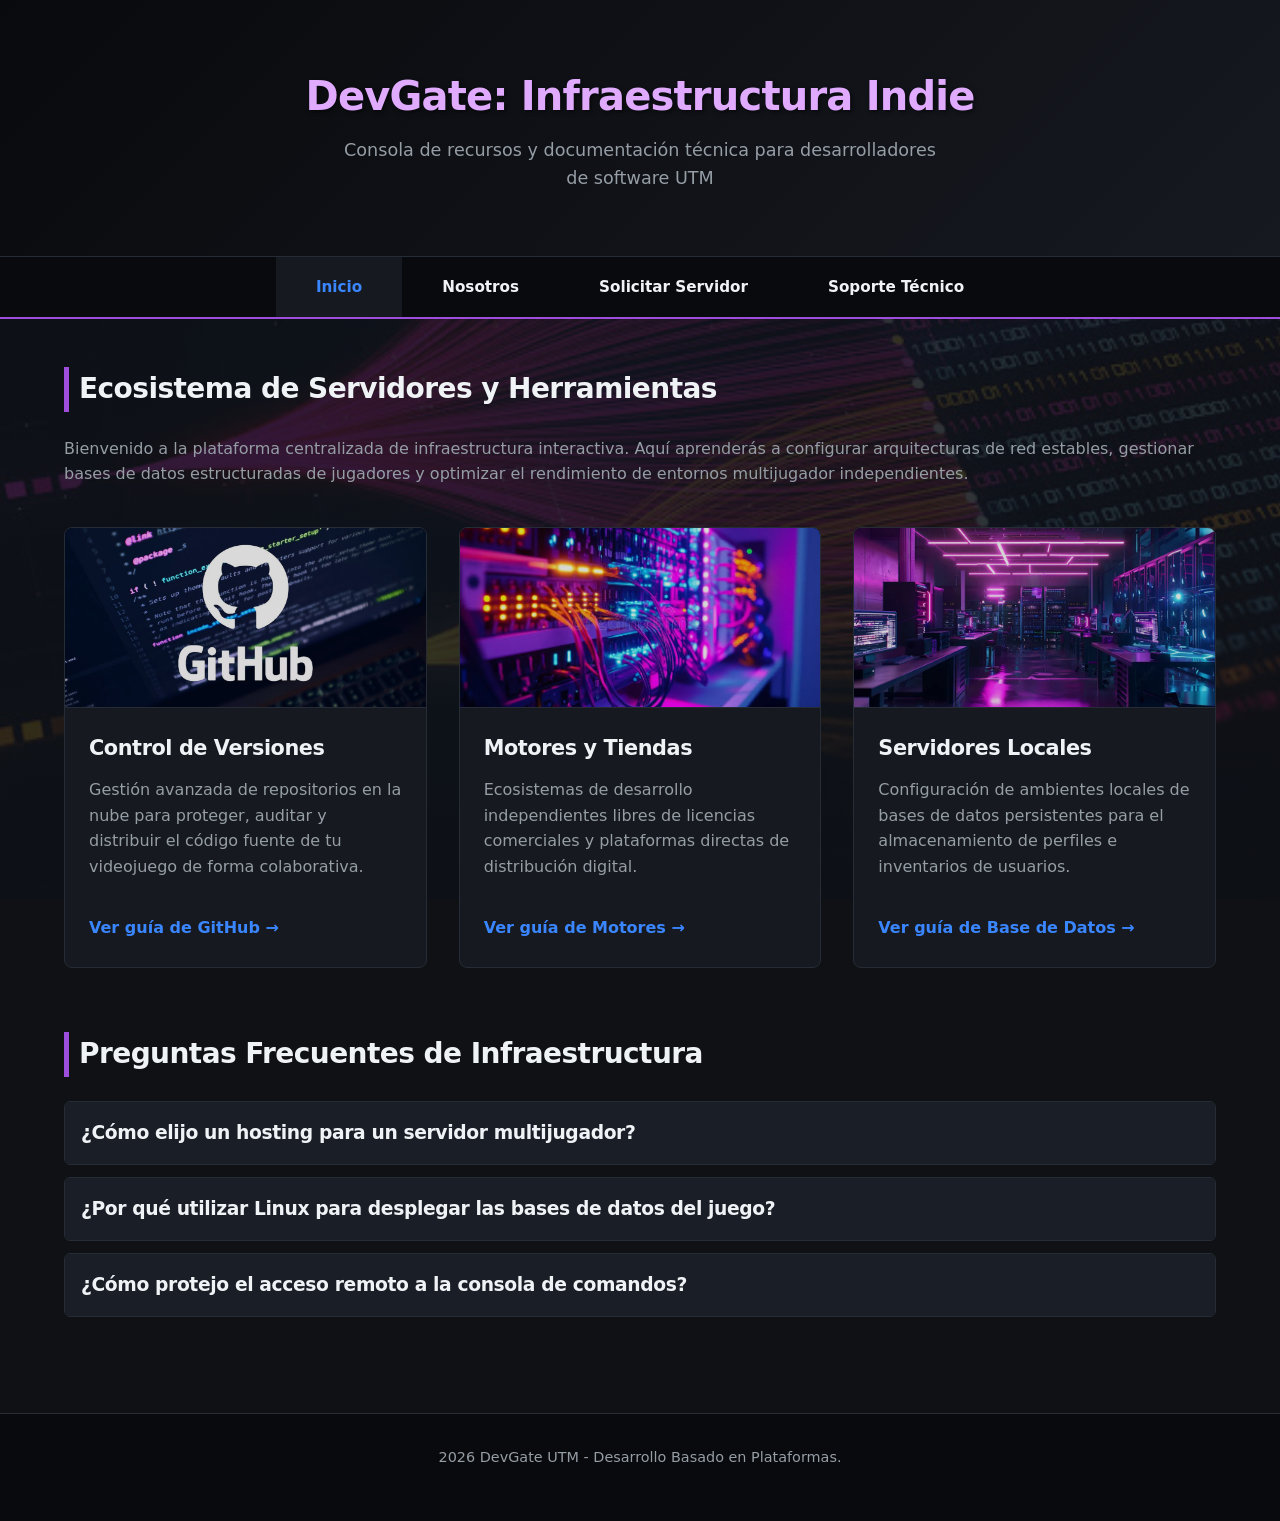
<file: index.html>
<!DOCTYPE html>
<html lang="es">
<head>
    <meta charset="UTF-8">
    <meta name="viewport" content="width=device-width, initial-scale=1.0">
    <title>DevGate - Infraestructura para Videojuegos Indie</title>
    <link rel="stylesheet" href="cuerpo.css">
    <link rel="stylesheet" href="estilos.css">
</head>
<body>
    <a class="salto" href="#contenido">Ir al contenido principal</a>
    
    <header>
        <div class="portada">
            <h1>DevGate: Infraestructura Indie</h1>
            <p class="subtitulo-header">Consola de recursos y documentación técnica para desarrolladores de software UTM</p>
        </div>
    </header>

    <nav aria-label="Principal">
        <a href="index.html" aria-current="page">Inicio</a>
        <a href="nosotros.html">Nosotros</a>
        <a href="pedido.html">Solicitar Servidor</a>
        <a href="contacto.html">Soporte Técnico</a>
    </nav>

    <main id="contenido" tabindex="-1">
        <section id="importancia">
            <h2>Ecosistema de Servidores y Herramientas</h2>
            <p>Bienvenido a la plataforma centralizada de infraestructura interactiva. Aquí aprenderás a configurar arquitecturas de red estables, gestionar bases de datos estructuradas de jugadores y optimizar el rendimiento de entornos multijugador independientes.</p>
            
            <div class="tarjetas">
            <article class="tarjeta">
                <div class="contenedor-img">
                    <img src="imagenes/github2.jpeg" alt="Diagrama de control de versiones en la nube" class="img-tarjeta">
                </div>
                <div class="cuerpo-tarjeta">
                    <h3>Control de Versiones</h3>
                    <p>Gestión avanzada de repositorios en la nube para proteger, auditar y distribuir el código fuente de tu videojuego de forma colaborativa.</p>
                    <a href="temas/comunicacion.html" class="btn-enlace">Ver guía de GitHub →</a>
                </div>
            </article>

            <article class="tarjeta">
                <div class="contenedor-img">
                    <img src="imagenes/imagen-2.jpg" alt="Maqueta de interfaz gráfica de videojuegos" class="img-tarjeta">
                </div>
                <div class="cuerpo-tarjeta">
                    <h3>Motores y Tiendas</h3>
                    <p>Ecosistemas de desarrollo independientes libres de licencias comerciales y plataformas directas de distribución digital.</p>
                    <a href="temas/innovacion.html" class="btn-enlace">Ver guía de Motores →</a>
                </div>
            </article>
            <article class="tarjeta">
                <div class="contenedor-img">
                    <img src="imagenes/tecnologia.jpg" alt="Centro de datos con hileras de servidores" class="img-tarjeta">
                </div>
                <div class="cuerpo-tarjeta">
                    <h3>Servidores Locales</h3>
                    <p>Configuración de ambientes locales de bases de datos persistentes para el almacenamiento de perfiles e inventarios de usuarios.</p>
                    <a href="temas/educacion.html" class="btn-enlace">Ver guía de Base de Datos →</a>
                </div>
            </article>
        </div>
        </section>
        <section id="problemas">
            <h2>Preguntas Frecuentes de Infraestructura</h2>
            <div class="acordeon">
                <div class="item-acordeon">
                    <h3>¿Cómo elijo un hosting para un servidor multijugador?</h3>
                    <div class="panel" id="faq-1">
                        <p>Para pruebas de concepto iniciales puedes optar por contenedores virtuales elásticos gratuitos como Skynode, pero para arquitecturas estables con usuarios recurrentes en producción se recomienda utilizar servidores dedicados con paneles avanzados como Searcade.</p>
                    </div>
                </div>

                <div class="item-acordeon">
                    <h3>¿Por qué utilizar Linux para desplegar las bases de datos del juego?</h3>
                    <div class="panel" id="faq-2">
                        <p>Las distribuciones empresariales como Fedora o Linux Mint ofrecen un consumo mínimo de recursos de hardware de cómputo, una estabilidad del núcleo superior y un control avanzado por comandos para levantar servicios SQL eficientemente.</p>
                    </div>
                </div>

                <div class="item-acordeon">
                    <h3>¿Cómo protejo el acceso remoto a la consola de comandos?</h3>
                    <div class="panel" id="faq-3">
                        <p>Es un estándar mandatorio configurar llaves criptográficas SSH (públicas y privadas) eliminando las contraseñas planas de la terminal, además de restringir los softwares de control visual de escritorio genéricos en redes públicas.</p>
                    </div>
                </div>
            </div>
        </section>
    </main>

    <footer>
        <p> 2026 DevGate UTM - Desarrollo Basado en Plataformas.</p>
    </footer>

    <script src="js/app.js"></script>
</body>
</html>
</file>
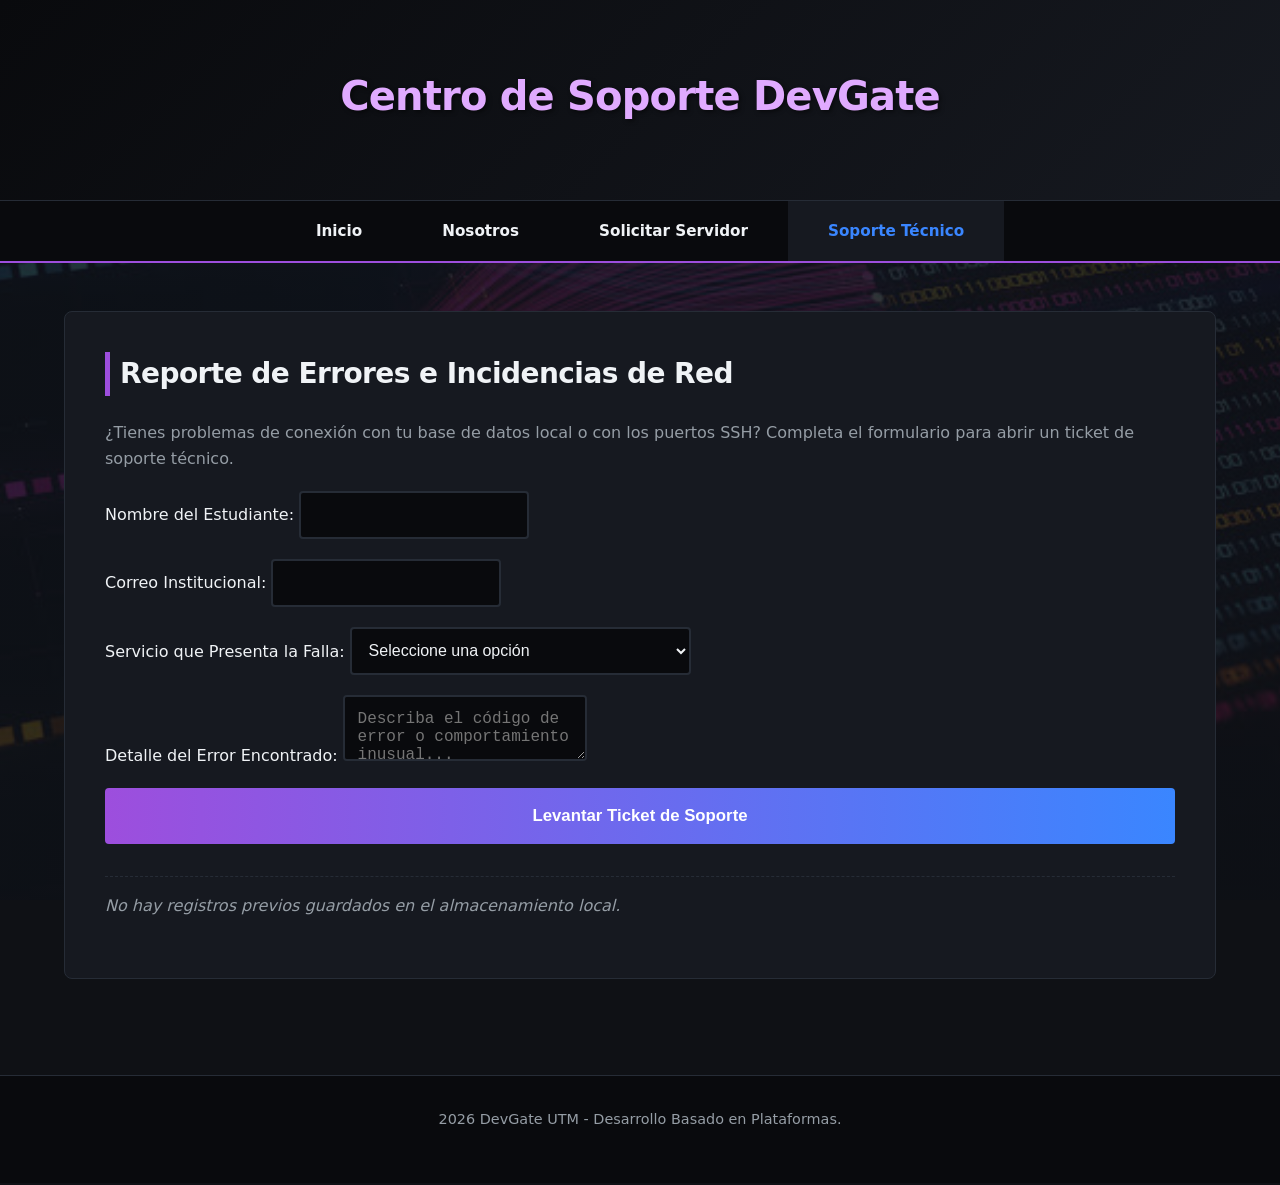
<file: contacto.html>
<!DOCTYPE html>
<html lang="es">
<head>
    <meta charset="UTF-8">
    <meta name="viewport" content="width=device-width, initial-scale=1.0">
    <title>Soporte Técnico - DevGate</title>
    <link rel="stylesheet" href="cuerpo.css">
    <link rel="stylesheet" href="estilos.css">
</head>
<body>
    <a class="salto" href="#contenido">Ir al contenido principal</a>

    <header>
        <div class="portada">
            <h1>Centro de Soporte DevGate</h1>
        </div>
    </header>

    <nav aria-label="Principal">
        <a href="index.html">Inicio</a>
        <a href="nosotros.html">Nosotros</a>
        <a href="pedido.html">Solicitar Servidor</a>
        <a href="contacto.html" aria-current="page">Soporte Técnico</a>
    </nav>

    <main id="contenido" tabindex="-1">
        <section class="formulario-seccion">
            <h2>Reporte de Errores e Incidencias de Red</h2>
            <p>¿Tienes problemas de conexión con tu base de datos local o con los puertos SSH? Completa el formulario para abrir un ticket de soporte técnico.</p>

            <form id="formulario-tecnico" novalidate>
                <div class="campo">
                    <label for="nombre">Nombre del Estudiante:</label>
                    <input type="text" id="nombre" name="nombre" required aria-describedby="error-nombre">
                    <p class="error" id="error-nombre"></p>
                </div>

                <div class="campo">
                    <label for="correo">Correo Institucional:</label>
                    <input type="email" id="correo" name="correo" autocomplete="email" required aria-describedby="error-correo">
                    <p class="error" id="error-correo"></p>
                </div>

                <div class="campo">
                    <label for="motor">Servicio que Presenta la Falla:</label>
                    <select id="motor" name="motor" required aria-describedby="error-motor">
                        <option value="">Seleccione una opción</option>
                        <option value="mysql">Base de Datos MySQL (Puerto 3306)</option>
                        <option value="ssh">Conexión Remota SSH / Llaves</option>
                        <option value="hosting">Servidor en la Nube (Skynode/Searcade)</option>
                    </select>
                    <p class="error" id="error-motor"></p>
                </div>

                <div class="campo">
                    <label for="mensaje">Detalle del Error Encontrado:</label>
                    <textarea id="mensaje" name="mensaje" required aria-describedby="error-mensaje" placeholder="Describa el código de error o comportamiento inusual..."></textarea>
                    <p class="error" id="error-mensaje"></p>
                </div>

                <button type="submit">Levantar Ticket de Soporte</button>
            </form>
                   
            <div id="historial-registros" style="margin-top: 2rem; border-top: 1px dashed var(--bordes); padding-top: 1rem;"></div>

        </section>
    </main>

    <footer>
        <p> 2026 DevGate UTM - Desarrollo Basado en Plataformas.</p>
    </footer>

    <script src="js/app.js"></script>
</body>
</html>
</file>
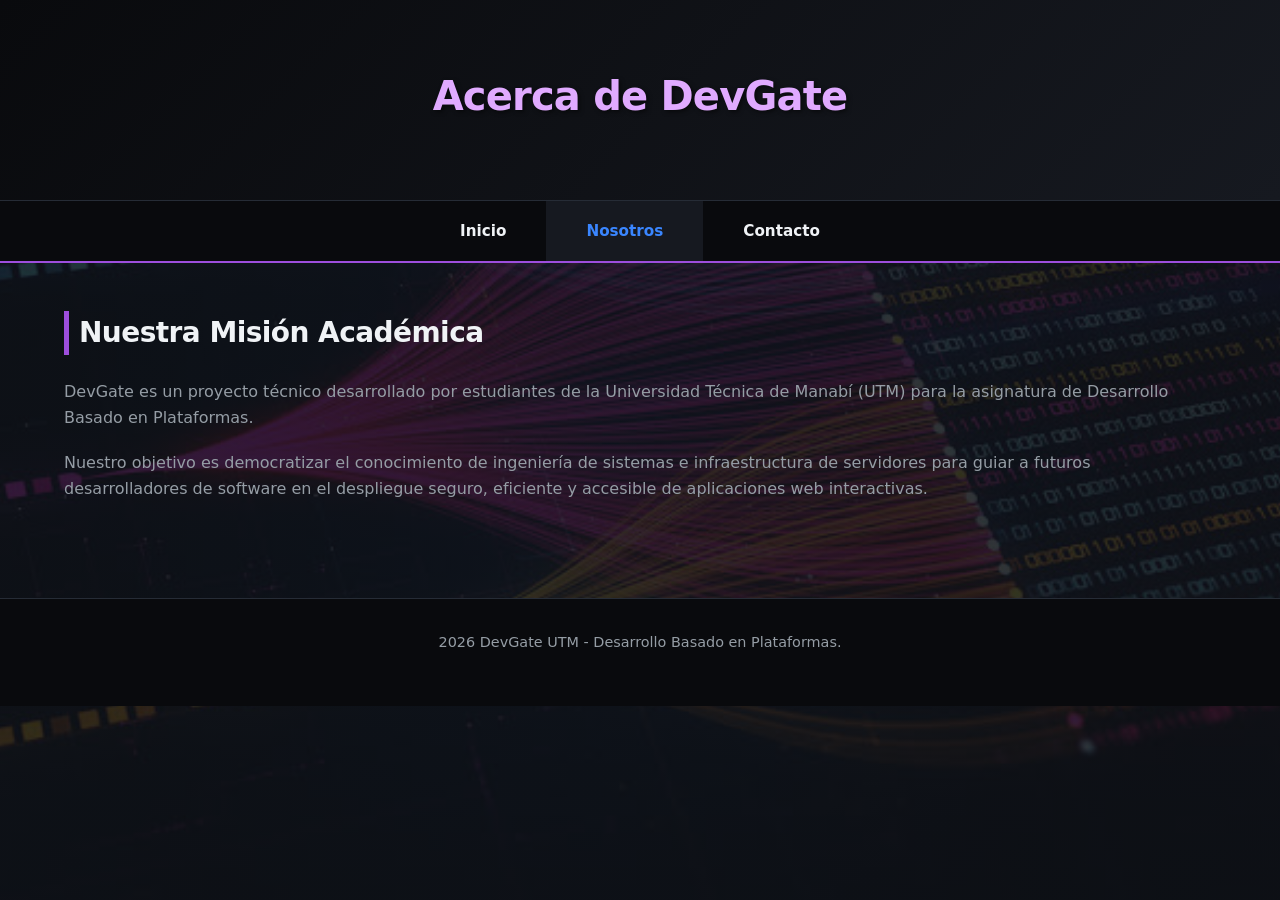
<file: nosotros.html>
<!DOCTYPE html>
<html lang="es">
<head>
    <meta charset="UTF-8">
    <meta name="viewport" content="width=device-width, initial-scale=1.0">
    <title>Nosotros - DevGate</title>
    <link rel="stylesheet" href="cuerpo.css">
    <link rel="stylesheet" href="estilos.css">
</head>
<body>
    <a class="salto" href="#contenido">Ir al contenido principal</a>

    <header>
        <div class="portada">
            <h1>Acerca de DevGate</h1>
        </div>
    </header>

    <nav aria-label="Principal">
        <a href="index.html">Inicio</a>
        <a href="nosotros.html" aria-current="page">Nosotros</a>
        <a href="contacto.html">Contacto</a>
    </nav>

    <main id="contenido" tabindex="-1">
        <section id="historia">
            <h2>Nuestra Misión Académica</h2>
            <p>DevGate es un proyecto técnico desarrollado por estudiantes de la Universidad Técnica de Manabí (UTM) para la asignatura de Desarrollo Basado en Plataformas.</p>
            <p>Nuestro objetivo es democratizar el conocimiento de ingeniería de sistemas e infraestructura de servidores para guiar a futuros desarrolladores de software en el despliegue seguro, eficiente y accesible de aplicaciones web interactivas.</p>
        </section>
    </main>

    <footer>
        <p> 2026 DevGate UTM - Desarrollo Basado en Plataformas.</p>
    </footer>

    <script src="js/app.js"></script>
</body>
</html>
</file>
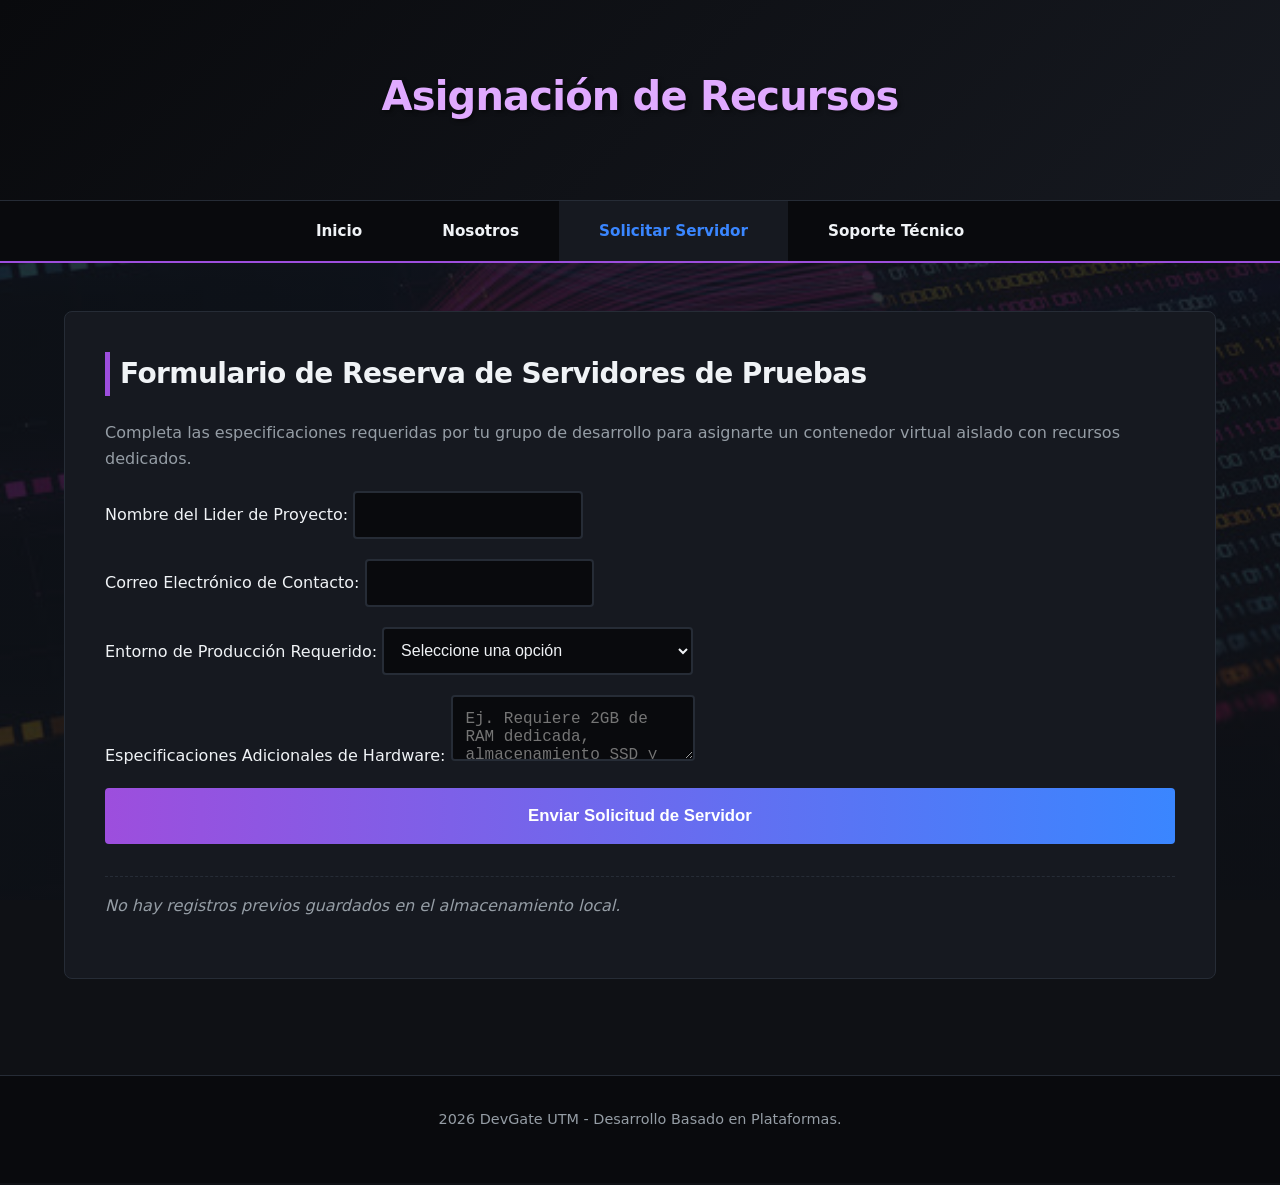
<file: pedido.html>
<!DOCTYPE html>
<html lang="es">
<head>
    <meta charset="UTF-8">
    <meta name="viewport" content="width=device-width, initial-scale=1.0">
    <title>Solicitud de Servidor - DevGate</title>
    <link rel="stylesheet" href="cuerpo.css">
    <link rel="stylesheet" href="estilos.css">
</head>
<body>
    <a class="salto" href="#contenido">Ir al contenido principal</a>

    <header>
        <div class="portada">
            <h1>Asignación de Recursos</h1>
        </div>
    </header>

    <nav aria-label="Principal">
        <a href="index.html">Inicio</a>
        <a href="nosotros.html">Nosotros</a>
        <a href="pedido.html" aria-current="page">Solicitar Servidor</a>
        <a href="contacto.html">Soporte Técnico</a>
    </nav>

    <main id="contenido" tabindex="-1">
        <section class="formulario-seccion">
            <h2>Formulario de Reserva de Servidores de Pruebas</h2>
            <p>Completa las especificaciones requeridas por tu grupo de desarrollo para asignarte un contenedor virtual aislado con recursos dedicados.</p>

            <form id="formulario-pedido" novalidate>
                <div class="campo">
                    <label for="nombre">Nombre del Lider de Proyecto:</label>
                    <input type="text" id="nombre" name="nombre" required aria-describedby="error-nombre">
                    <p class="error" id="error-nombre"></p>
                </div>

                <div class="campo">
                    <label for="correo">Correo Electrónico de Contacto:</label>
                    <input type="email" id="correo" name="correo" autocomplete="email" required aria-describedby="error-correo">
                    <p class="error" id="error-correo"></p>
                </div>

                <div class="campo">
                    <label for="motor">Entorno de Producción Requerido:</label>
                    <select id="motor" name="motor" required aria-describedby="error-motor">
                        <option value="">Seleccione una opción</option>
                        <option value="godot">Entorno de Pruebas Godot Engine</option>
                        <option value="unity">Servidor Multi-usuario Unity Indie</option>
                        <option value="unreal">Ecosistema Dedicado Unreal Engine</option>
                    </select>
                    <p class="error" id="error-motor"></p>
                </div>

                <div class="campo">
                    <label for="mensaje">Especificaciones Adicionales de Hardware:</label>
                    <textarea id="mensaje" name="mensaje" required aria-describedby="error-mensaje" placeholder="Ej. Requiere 2GB de RAM dedicada, almacenamiento SSD y sistema Fedora Linux..."></textarea>
                    <p class="error" id="error-mensaje"></p>
                </div>

                <button type="submit">Enviar Solicitud de Servidor</button>
            </form>
            <div id="historial-registros" style="margin-top: 2rem; border-top: 1px dashed var(--bordes); padding-top: 1rem;"></div>

        </section>
    </main>

    <footer>
        <p> 2026 DevGate UTM - Desarrollo Basado en Plataformas.</p>
    </footer>

    <script src="js/app.js"></script>
</body>
</html>
</file>
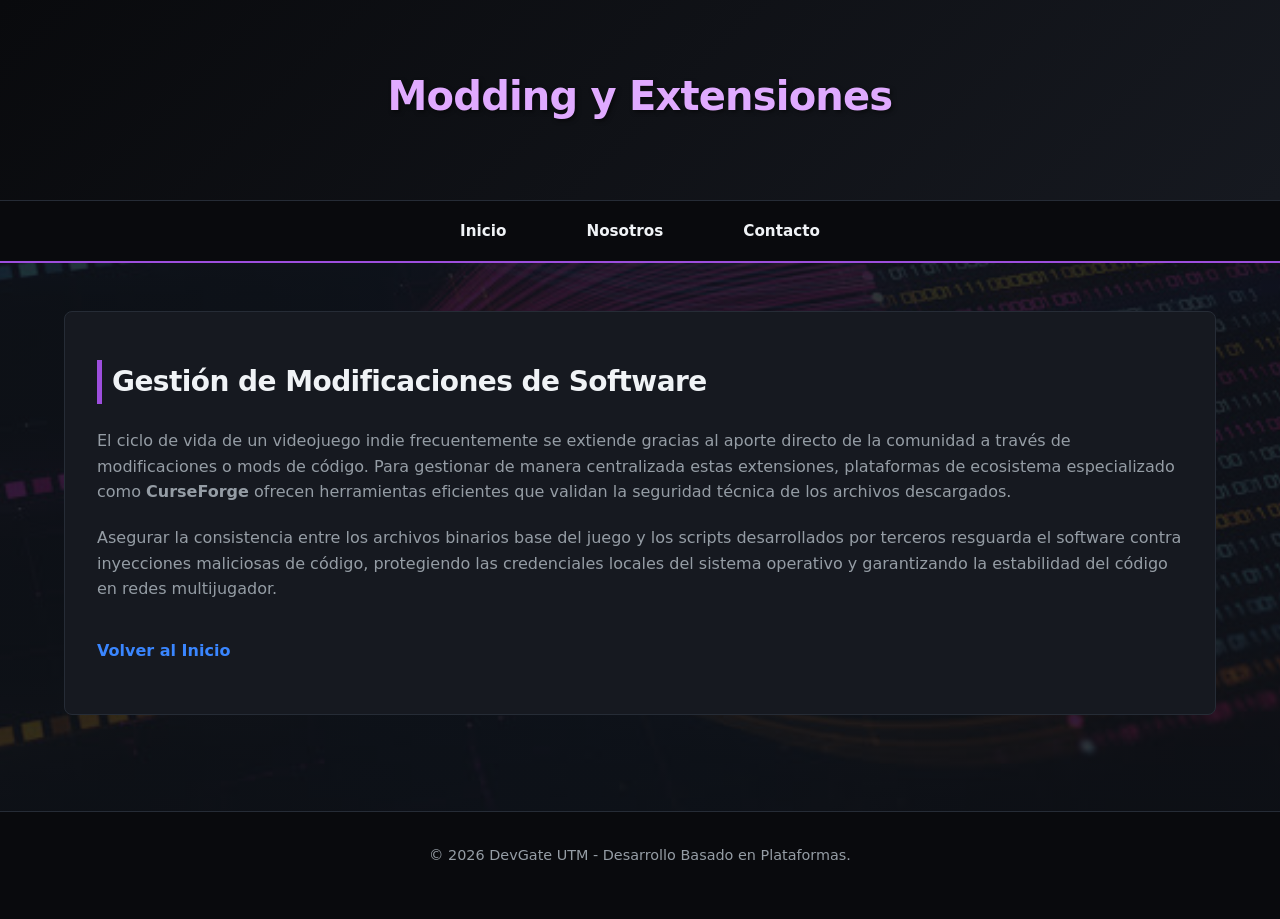
<file: temas/ciberacoso.html>
<!DOCTYPE html>
<html lang="es">
<head>
    <meta charset="UTF-8">
    <meta name="viewport" content="width=device-width, initial-scale=1.0">
    <title>Modding Seguro - DevGate</title>
    <link rel="stylesheet" href="../cuerpo.css">
    <link rel="stylesheet" href="../estilos.css">
</head>
<body>
    <a class="salto" href="#contenido">Ir al contenido principal</a>
    
    <header>
        <div class="portada">
            <h1>Modding y Extensiones</h1>
        </div>
    </header>

    <nav aria-label="Principal">
        <a href="../index.html">Inicio</a>
        <a href="../nosotros.html">Nosotros</a>
        <a href="../contacto.html">Contacto</a>
    </nav>

    <main id="contenido" tabindex="-1">
        <section class="contenido-tema">
            <h2>Gestión de Modificaciones de Software</h2>
            <p>El ciclo de vida de un videojuego indie frecuentemente se extiende gracias al aporte directo de la comunidad a través de modificaciones o mods de código. Para gestionar de manera centralizada estas extensiones, plataformas de ecosistema especializado como <strong>CurseForge</strong> ofrecen herramientas eficientes que validan la seguridad técnica de los archivos descargados.</p>
            <p>Asegurar la consistencia entre los archivos binarios base del juego y los scripts desarrollados por terceros resguarda el software contra inyecciones maliciosas de código, protegiendo las credenciales locales del sistema operativo y garantizando la estabilidad del código en redes multijugador.</p>
            <a href="../index.html" class="btn-regresar">Volver al Inicio</a>
        </section>
    </main>

    <footer>
        <p>&copy; 2026 DevGate UTM - Desarrollo Basado en Plataformas.</p>
    </footer>
</body>
</html>
</file>
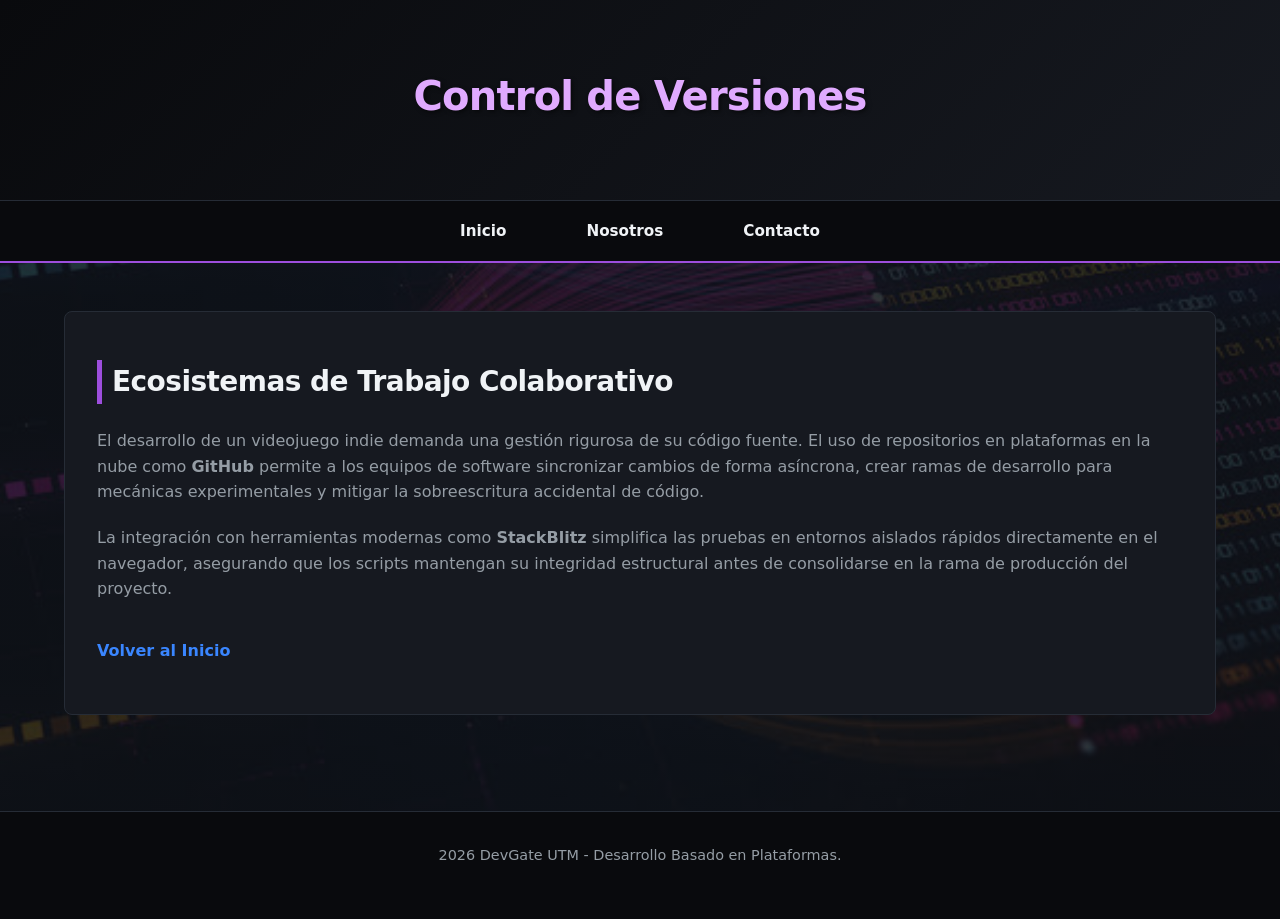
<file: temas/comunicacion.html>
<!DOCTYPE html>
<html lang="es">
<head>
    <meta charset="UTF-8">
    <meta name="viewport" content="width=device-width, initial-scale=1.0">
    <title>Control de Versiones - DevGate</title>
    <link rel="stylesheet" href="../cuerpo.css">
    <link rel="stylesheet" href="../estilos.css">
</head>
<body>
    <a class="salto" href="#contenido">Ir al contenido principal</a>
    
    <header>
        <div class="portada">
            <h1>Control de Versiones</h1>
        </div>
    </header>

    <nav aria-label="Principal">
        <a href="../index.html">Inicio</a>
        <a href="../nosotros.html">Nosotros</a>
        <a href="../contacto.html">Contacto</a>
    </nav>

    <main id="contenido" tabindex="-1">
        <section class="contenido-tema">
            <h2>Ecosistemas de Trabajo Colaborativo</h2>
            <p>El desarrollo de un videojuego indie demanda una gestión rigurosa de su código fuente. El uso de repositorios en plataformas en la nube como <strong>GitHub</strong> permite a los equipos de software sincronizar cambios de forma asíncrona, crear ramas de desarrollo para mecánicas experimentales y mitigar la sobreescritura accidental de código.</p>
            <p>La integración con herramientas modernas como <strong>StackBlitz</strong> simplifica las pruebas en entornos aislados rápidos directamente en el navegador, asegurando que los scripts mantengan su integridad estructural antes de consolidarse en la rama de producción del proyecto.</p>
            <a href="../index.html" class="btn-regresar">Volver al Inicio</a>
        </section>
    </main>

    <footer>
        <p> 2026 DevGate UTM - Desarrollo Basado en Plataformas.</p>
    </footer>
</body>
</html>
</file>
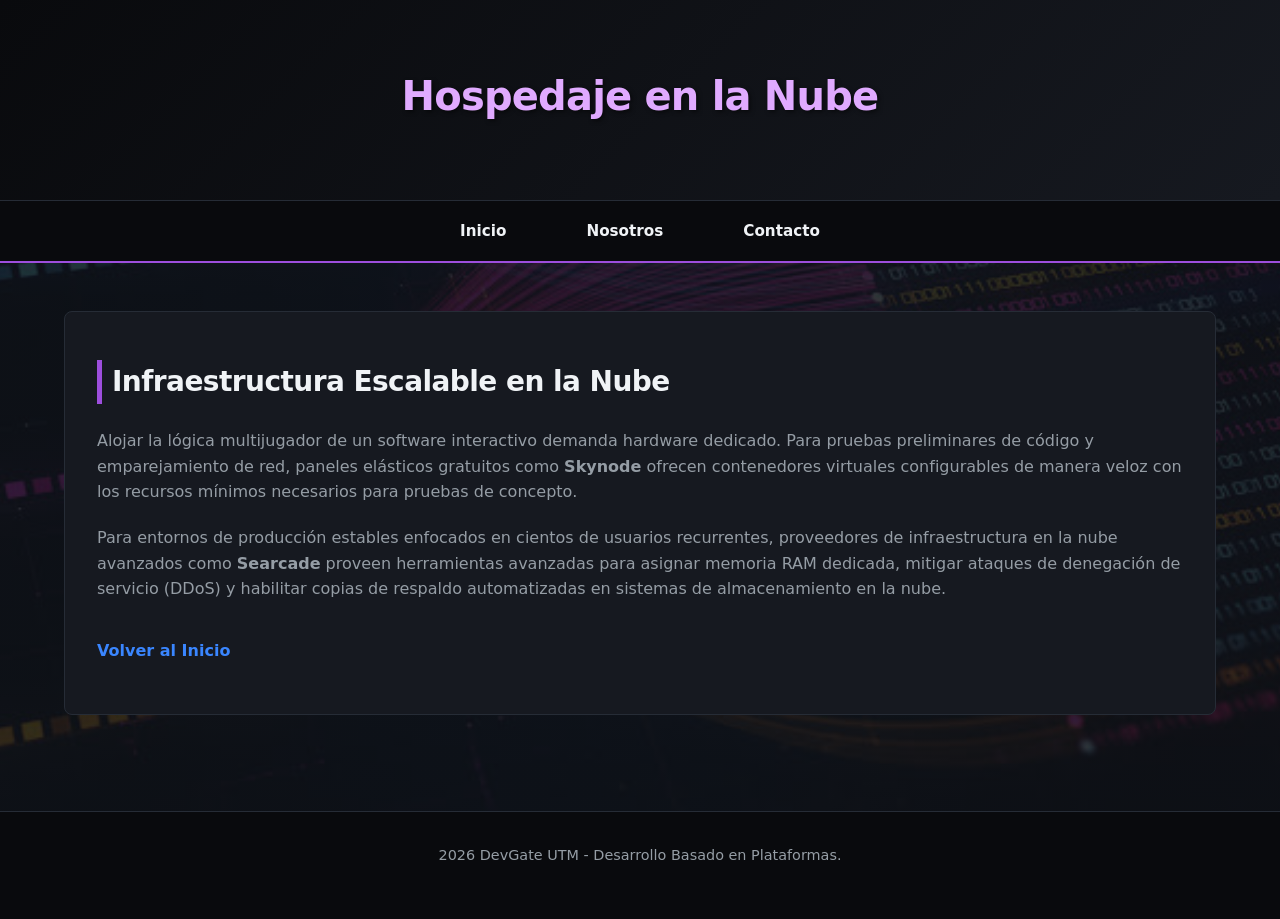
<file: temas/desinformacion.html>
<!DOCTYPE html>
<html lang="es">
<head>
    <meta charset="UTF-8">
    <meta name="viewport" content="width=device-width, initial-scale=1.0">
    <title>Hospedaje de Servidores - DevGate</title>
    <link rel="stylesheet" href="../cuerpo.css">
    <link rel="stylesheet" href="../estilos.css">
</head>
<body>
    <a class="salto" href="#contenido">Ir al contenido principal</a>
    
    <header>
        <div class="portada">
            <h1>Hospedaje en la Nube</h1>
        </div>
    </header>

    <nav aria-label="Principal">
        <a href="../index.html">Inicio</a>
        <a href="../nosotros.html">Nosotros</a>
        <a href="../contacto.html">Contacto</a>
    </nav>

    <main id="contenido" tabindex="-1">
        <section class="contenido-tema">
            <h2>Infraestructura Escalable en la Nube</h2>
            <p>Alojar la lógica multijugador de un software interactivo demanda hardware dedicado. Para pruebas preliminares de código y emparejamiento de red, paneles elásticos gratuitos como <strong>Skynode</strong> ofrecen contenedores virtuales configurables de manera veloz con los recursos mínimos necesarios para pruebas de concepto.</p>
            <p>Para entornos de producción estables enfocados en cientos de usuarios recurrentes, proveedores de infraestructura en la nube avanzados como <strong>Searcade</strong> proveen herramientas avanzadas para asignar memoria RAM dedicada, mitigar ataques de denegación de servicio (DDoS) y habilitar copias de respaldo automatizadas en sistemas de almacenamiento en la nube.</p>
            <a href="../index.html" class="btn-regresar">Volver al Inicio</a>
        </section>
    </main>

    <footer>
        <p> 2026 DevGate UTM - Desarrollo Basado en Plataformas.</p>
    </footer>
</body>
</html>
</file>
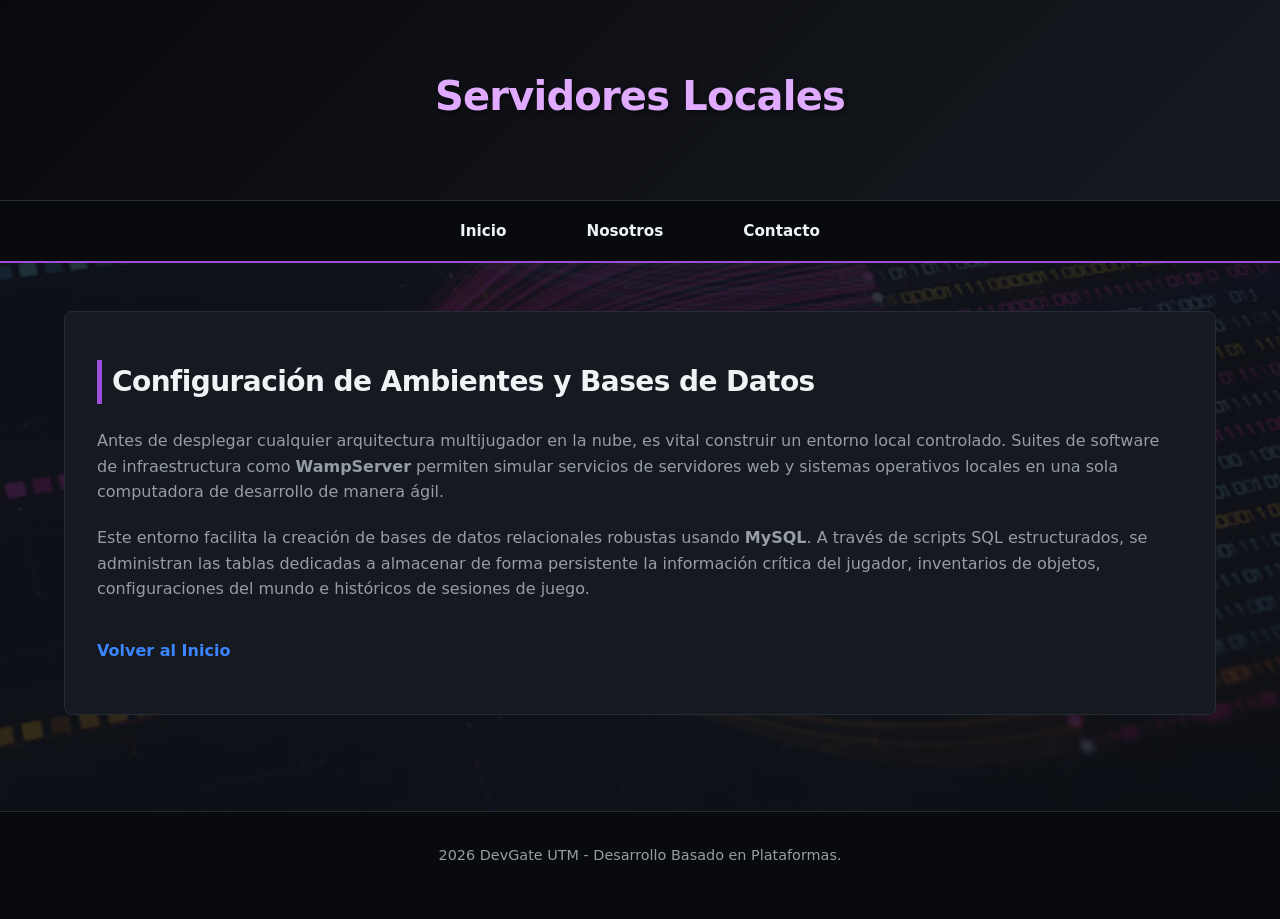
<file: temas/educacion.html>
<!DOCTYPE html>
<html lang="es">
<head>
    <meta charset="UTF-8">
    <meta name="viewport" content="width=device-width, initial-scale=1.0">
    <title>Servidores Locales - DevGate</title>
    <link rel="stylesheet" href="../cuerpo.css">
    <link rel="stylesheet" href="../estilos.css">
</head>
<body>
    <a class="salto" href="#contenido">Ir al contenido principal</a>
    
    <header>
        <div class="portada">
            <h1>Servidores Locales</h1>
        </div>
    </header>

    <nav aria-label="Principal">
        <a href="../index.html">Inicio</a>
        <a href="../nosotros.html">Nosotros</a>
        <a href="../contacto.html">Contacto</a>
    </nav>

    <main id="contenido" tabindex="-1">
        <section class="contenido-tema">
            <h2>Configuración de Ambientes y Bases de Datos</h2>
            <p>Antes de desplegar cualquier arquitectura multijugador en la nube, es vital construir un entorno local controlado. Suites de software de infraestructura como <strong>WampServer</strong> permiten simular servicios de servidores web y sistemas operativos locales en una sola computadora de desarrollo de manera ágil.</p>
            <p>Este entorno facilita la creación de bases de datos relacionales robustas usando <strong>MySQL</strong>. A través de scripts SQL estructurados, se administran las tablas dedicadas a almacenar de forma persistente la información crítica del jugador, inventarios de objetos, configuraciones del mundo e históricos de sesiones de juego.</p>
            <a href="../index.html" class="btn-regresar">Volver al Inicio</a>
        </section>
    </main>

    <footer>
        <p>2026 DevGate UTM - Desarrollo Basado en Plataformas.</p>
    </footer>
</body>
</html>
</file>
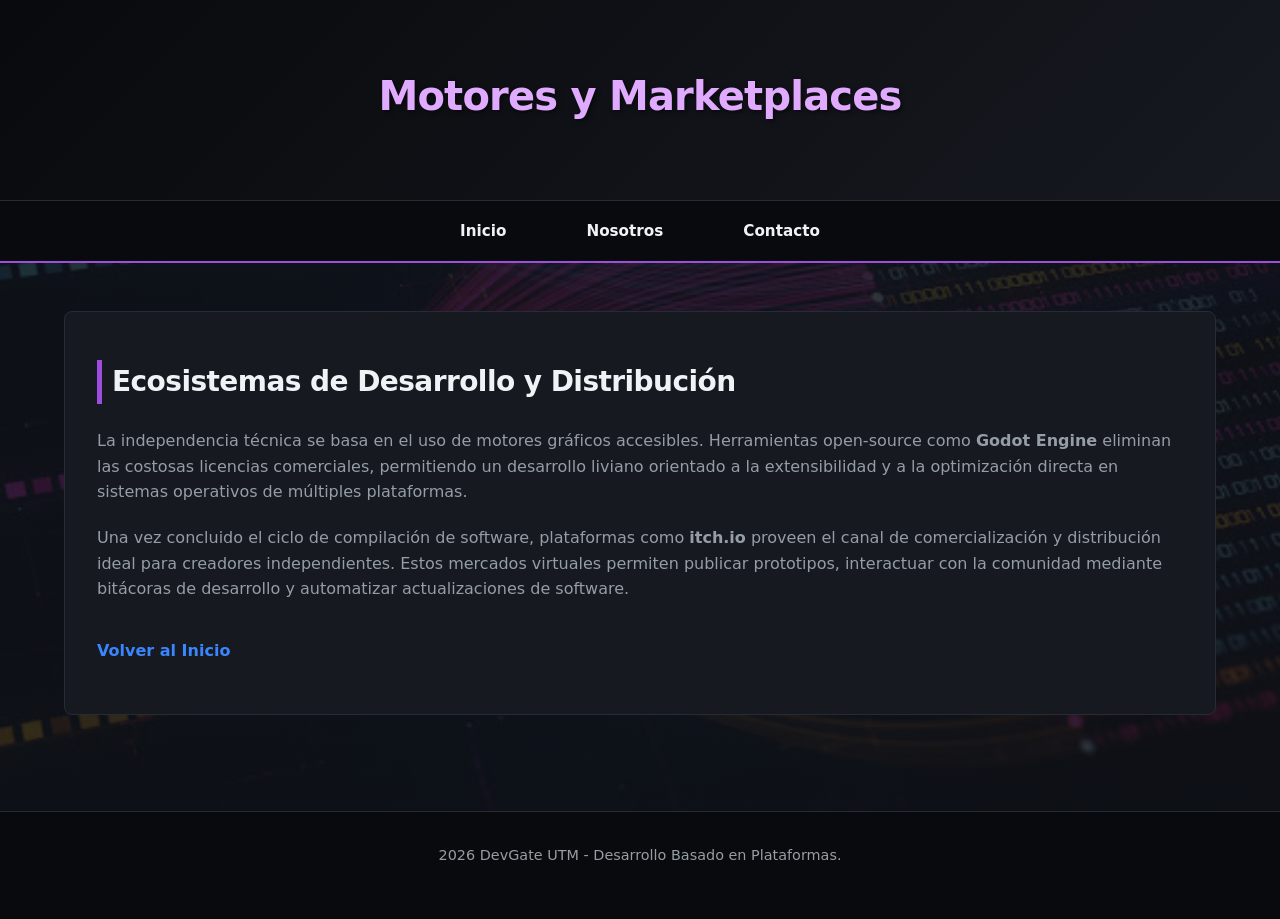
<file: temas/innovacion.html>
<!DOCTYPE html>
<html lang="es">
<head>
    <meta charset="UTF-8">
    <meta name="viewport" content="width=device-width, initial-scale=1.0">
    <title>Motores y Tiendas - DevGate</title>
    <link rel="stylesheet" href="../cuerpo.css">
    <link rel="stylesheet" href="../estilos.css">
</head>
<body>
    <a class="salto" href="#contenido">Ir al contenido principal</a>
    
    <header>
        <div class="portada">
            <h1>Motores y Marketplaces</h1>
        </div>
    </header>

    <nav aria-label="Principal">
        <a href="../index.html">Inicio</a>
        <a href="../nosotros.html">Nosotros</a>
        <a href="../contacto.html">Contacto</a>
    </nav>

    <main id="contenido" tabindex="-1">
        <section class="contenido-tema">
            <h2>Ecosistemas de Desarrollo y Distribución</h2>
            <p>La independencia técnica se basa en el uso de motores gráficos accesibles. Herramientas open-source como <strong>Godot Engine</strong> eliminan las costosas licencias comerciales, permitiendo un desarrollo liviano orientado a la extensibilidad y a la optimización directa en sistemas operativos de múltiples plataformas.</p>
            <p>Una vez concluido el ciclo de compilación de software, plataformas como <strong>itch.io</strong> proveen el canal de comercialización y distribución ideal para creadores independientes. Estos mercados virtuales permiten publicar prototipos, interactuar con la comunidad mediante bitácoras de desarrollo y automatizar actualizaciones de software.</p>
            <a href="../index.html" class="btn-regresar">Volver al Inicio</a>
        </section>
    </main>

    <footer>
        <p> 2026 DevGate UTM - Desarrollo Basado en Plataformas.</p>
    </footer>
</body>
</html>
</file>
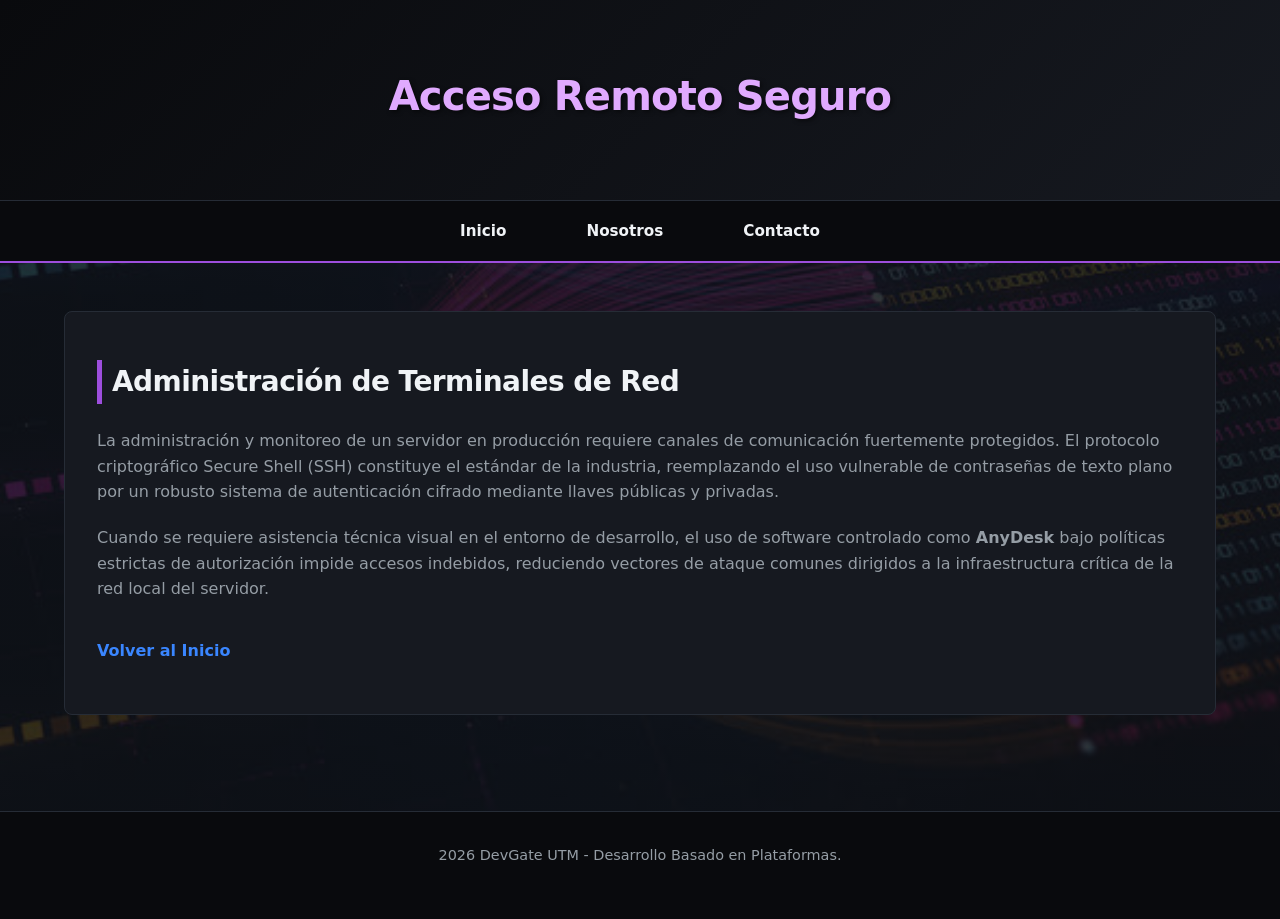
<file: temas/seguridad.html>
<!DOCTYPE html>
<html lang="es">
<head>
    <meta charset="UTF-8">
    <meta name="viewport" content="width=device-width, initial-scale=1.0">
    <title>Acceso Remoto Seguro - DevGate</title>
    <link rel="stylesheet" href="../cuerpo.css">
    <link rel="stylesheet" href="../estilos.css">
</head>
<body>
    <a class="salto" href="#contenido">Ir al contenido principal</a>
    
    <header>
        <div class="portada">
            <h1>Acceso Remoto Seguro</h1>
        </div>
    </header>

    <nav aria-label="Principal">
        <a href="../index.html">Inicio</a>
        <a href="../nosotros.html">Nosotros</a>
        <a href="../contacto.html">Contacto</a>
    </nav>

    <main id="contenido" tabindex="-1">
        <section class="contenido-tema">
            <h2>Administración de Terminales de Red</h2>
            <p>La administración y monitoreo de un servidor en producción requiere canales de comunicación fuertemente protegidos. El protocolo criptográfico <span lang="en">Secure Shell (SSH)</span> constituye el estándar de la industria, reemplazando el uso vulnerable de contraseñas de texto plano por un robusto sistema de autenticación cifrado mediante llaves públicas y privadas.</p>
            <p>Cuando se requiere asistencia técnica visual en el entorno de desarrollo, el uso de software controlado como <strong>AnyDesk</strong> bajo políticas estrictas de autorización impide accesos indebidos, reduciendo vectores de ataque comunes dirigidos a la infraestructura crítica de la red local del servidor.</p>
            <a href="../index.html" class="btn-regresar">Volver al Inicio</a>
        </section>
    </main>

    <footer>
        <p>2026 DevGate UTM - Desarrollo Basado en Plataformas.</p>
    </footer>
</body>
</html>
</file>
<file: cuerpo.css>
/* PALETA DE COLORES GAMING DE ALTO CONTRASTE (CUMPLE WCAG 2.2 AA) */
:root {
    --fondo-oscuro: #0f1115;       /* Fondo general inmersivo */
    --fondo-tarjetas: #161920;     /* Fondo de contenedores y bloques */
    --texto-brillante: #f0f3f6;    /* Texto principal ultra legible */
    --texto-mutado: #959da5;       /* Texto secundario de soporte */
    --neon-morado: #9d4edd;        /* Color de acento de marca principal */
    --neon-azul: #3a86ff;          /* Color secundario eléctrico */
    --alerta-rojo: #ff0054;        /* Alertas de error de formulario */
    --foco-teclado: #ffb703;       /* Borde de foco obligatorio para teclado */
    --bordes: #262c36;
}

* {
    box-sizing: border-box;
    margin: 0;
    padding: 0;
}

body {
    font-family: 'Segoe UI', system-ui, -apple-system, sans-serif;
    background-color: var(--fondo-oscuro);
    color: var(--texto-brillante);
    line-height: 1.6;
    font-size: 1rem;
}
/* REGLA DEL BODY ACTUALIZADA CON IMAGEN DE FONDO ACCESIBLE */
body {
    font-family: 'Segoe UI', system-ui, -apple-system, sans-serif;
    color: var(--texto-brillante);
    line-height: 1.6;
    font-size: 1rem;
    
    /* TRUCO TÉCNICO: Superposición oscura (0.85) sobre la imagen de internet */
    background-image: linear-gradient(
        rgba(15, 17, 21, 0.85), 
        rgba(15, 17, 21, 0.85)
    ), url('imagenes/images.jpeg');
    
    /* Propiedades de ajuste elástico para que no se deforme */
    background-size: cover;
    background-position: center;
    background-attachment: fixed; 
    background-color: var(--fondo-oscuro); /* Respaldo si la imagen tarda en cargar */
}


/* ACCESIBILIDAD: ACCESO DIRECTO CON TECLADO */
.salto {
    position: absolute;
    top: -120px;
    left: 20px;
    background: linear-gradient(90deg, var(--neon-morado), var(--neon-azul));
    color: white;
    padding: 12px 20px;
    z-index: 9999;
    text-decoration: none;
    font-weight: bold;
    border-radius: 4px;
    transition: top 0.2s ease;
}

.salto:focus {
    top: 20px;
    outline: 3px solid var(--foco-teclado);
}


:focus {
    outline: 3px solid var(--foco-teclado);
    outline-offset: 4px;
}

h1, h2, h3 {
    font-weight: 700;
    letter-spacing: -0.02em;
}

h2 {
    color: var(--texto-brillante);
    font-size: 1.75rem;
    margin-bottom: 1.5rem;
    border-left: 5px solid var(--neon-morado);
    padding-left: 10px;
}

p {
    color: var(--texto-mutado);
    margin-bottom: 1.25rem;
}
</file>
<file: estilos.css>
header {
    background: linear-gradient(135deg, #090a0d 0%, #161920 100%);
    border-bottom: 1px solid var(--bordes);
    padding: 4rem 1.5rem;
    text-align: center;
}

header h1 {
    color: #e0aaff; 
    font-size: 2.5rem;
    margin-bottom: 0.5rem;
    text-shadow: 2px 2px 4px rgba(0, 0, 0, 0.5); 
}

.subtitulo-header {
    font-size: 1.1rem;
    max-width: 600px;
    margin: 0 auto;
}

/* MENÚ NAVEGACIÓN */
nav {
    background-color: #090a0d;
    display: flex;
    flex-direction: column;
    border-bottom: 2px solid var(--neon-morado);
}

nav a {
    color: var(--texto-brillante);
    text-decoration: none;
    padding: 1.1rem;
    text-align: center;
    font-weight: 600;
    font-size: 0.95rem;
    min-height: 48px; 
    transition: all 0.2s ease;
}

nav a:hover, nav a[aria-current="page"] {
    background-color: var(--fondo-tarjetas);
    color: var(--neon-azul);
}

/* CONTENEDOR CENTRAL DE LA INTERFAZ */
main {
    max-width: 1200px;
    margin: 3rem auto;
    padding: 0 1.5rem;
}

.tarjetas {
    display: grid;
    grid-template-columns: 1fr;
    gap: 2rem;
    margin-top: 2.5rem;
    margin-bottom: 4rem;
}

.tarjeta {
    background-color: var(--fondo-tarjetas);
    border: 1px solid var(--bordes);
    border-radius: 8px;
    overflow: hidden; 
    display: flex;
    flex-direction: column;
    transition: transform 0.2s ease, border-color 0.2s ease;
}

.tarjeta:hover {
    transform: translateY(-5px);
    border-color: var(--neon-azul);
}

/* AJUSTE DE LAS IMÁGENES DENTRO DE LAS TARJETAS */
.contenedor-img {
    width: 100%;
    height: 180px;
    overflow: hidden;
    background-color: #090a0d;
    border-bottom: 1px solid var(--bordes);
}

.img-tarjeta {
    width: 100%;
    height: 100%;
    object-fit: cover; /* Ajusta la imagen sin deformarla de forma elástica */
    opacity: 0.85;
    transition: opacity 0.2s ease;
}

.tarjeta:hover .img-tarjeta {
    opacity: 1;
}

.cuerpo-tarjeta {
    padding: 1.5rem;
    display: flex;
    flex-direction: column;
    flex-grow: 1;
}

.cuerpo-tarjeta h3 {
    margin-bottom: 0.75rem;
    font-size: 1.3rem;
}

.btn-enlace, .btn-regresar {
    color: var(--neon-azul);
    font-weight: 600;
    text-decoration: none;
    margin-top: auto;
    padding-top: 1rem;
    display: inline-block;
    min-height: 44px;
}

.btn-enlace:hover {
    color: var(--neon-morado);
    text-decoration: underline;
}

/* DISEÑO DE LAS VISTAS  */
.contenido-tema {
    background-color: var(--fondo-tarjetas);
    border: 1px solid var(--bordes);
    border-radius: 8px;
    padding: 3rem 2rem;
}

/*  ACORDEÓN TÉCNICO */
.item-acordeon {
    margin-bottom: 0.75rem;
    border-radius: 6px;
    overflow: hidden;
    border: 1px solid var(--bordes);
}

.acordeon button {
    background-color: #1a1e26;
    color: var(--texto-brillante);
    border: none;
    width: 100%;
    text-align: left;
    padding: 1.2rem;
    font-size: 1.05rem;
    font-weight: 600;
    cursor: pointer;
    display: flex;
    justify-content: space-between;
    align-items: center;
    min-height: 50px;
}

.acordeon button:hover {
    background-color: #222832;
    color: var(--neon-morado);
}

.acordeon .panel {
    background-color: #11141a;
    padding: 1.5rem 1.5rem 0.5rem 1.5rem;
    border-top: 1px solid var(--bordes);
}

/* FORMULARIOS TÉCNICOS INTEGRADOS */
.formulario-seccion {
    background-color: var(--fondo-tarjetas);
    border: 1px solid var(--bordes);
    padding: 2.5rem;
    border-radius: 8px;
}

.campo input, .campo select, .campo textarea {
    background-color: #090a0d;
    color: var(--texto-brillante);
    border: 2px solid var(--bordes);
    padding: 0.8rem;
    font-size: 1rem;
    border-radius: 4px;
    transition: border-color 0.2s;
}

.campo input:focus, .campo select:focus, .campo textarea:focus {
    border-color: var(--neon-azul);
}

form button[type="submit"] {
    background: linear-gradient(90deg, var(--neon-morado), var(--neon-azul));
    color: white;
    border: none;
    padding: 1.1rem;
    font-size: 1.05rem;
    font-weight: bold;
    border-radius: 4px;
    cursor: pointer;
    min-height: 48px;
    width: 100%;
    transition: opacity 0.2s;
}

form button[type="submit"]:hover {
    opacity: 0.9;
}

/* PIE DE PÁGINA  */
footer {
    background-color: #090a0d;
    border-top: 1px solid var(--bordes);
    color: var(--texto-mutado);
    text-align: center;
    padding: 2rem;
    margin-top: 6rem;
    font-size: 0.9rem;
}
.item-acordeon h3 {
    padding: 1rem;
    background-color: #1a1e26;
    border-radius: 4px;
    transition: color 0.2s ease;
}

.item-acordeon h3:hover {
    color: #3a86ff; 
}


/* 3. DISEÑO ADAPTABLE A ESCRITORIO */
@media (min-width: 768px) {
    nav {
        flex-direction: row;
        justify-content: center;
    }
    
    nav a {
        padding: 1.1rem 2.5rem;
    }
    
    .tarjetas {
        grid-template-columns: repeat(3, 1fr); 
    }
}
</file>
